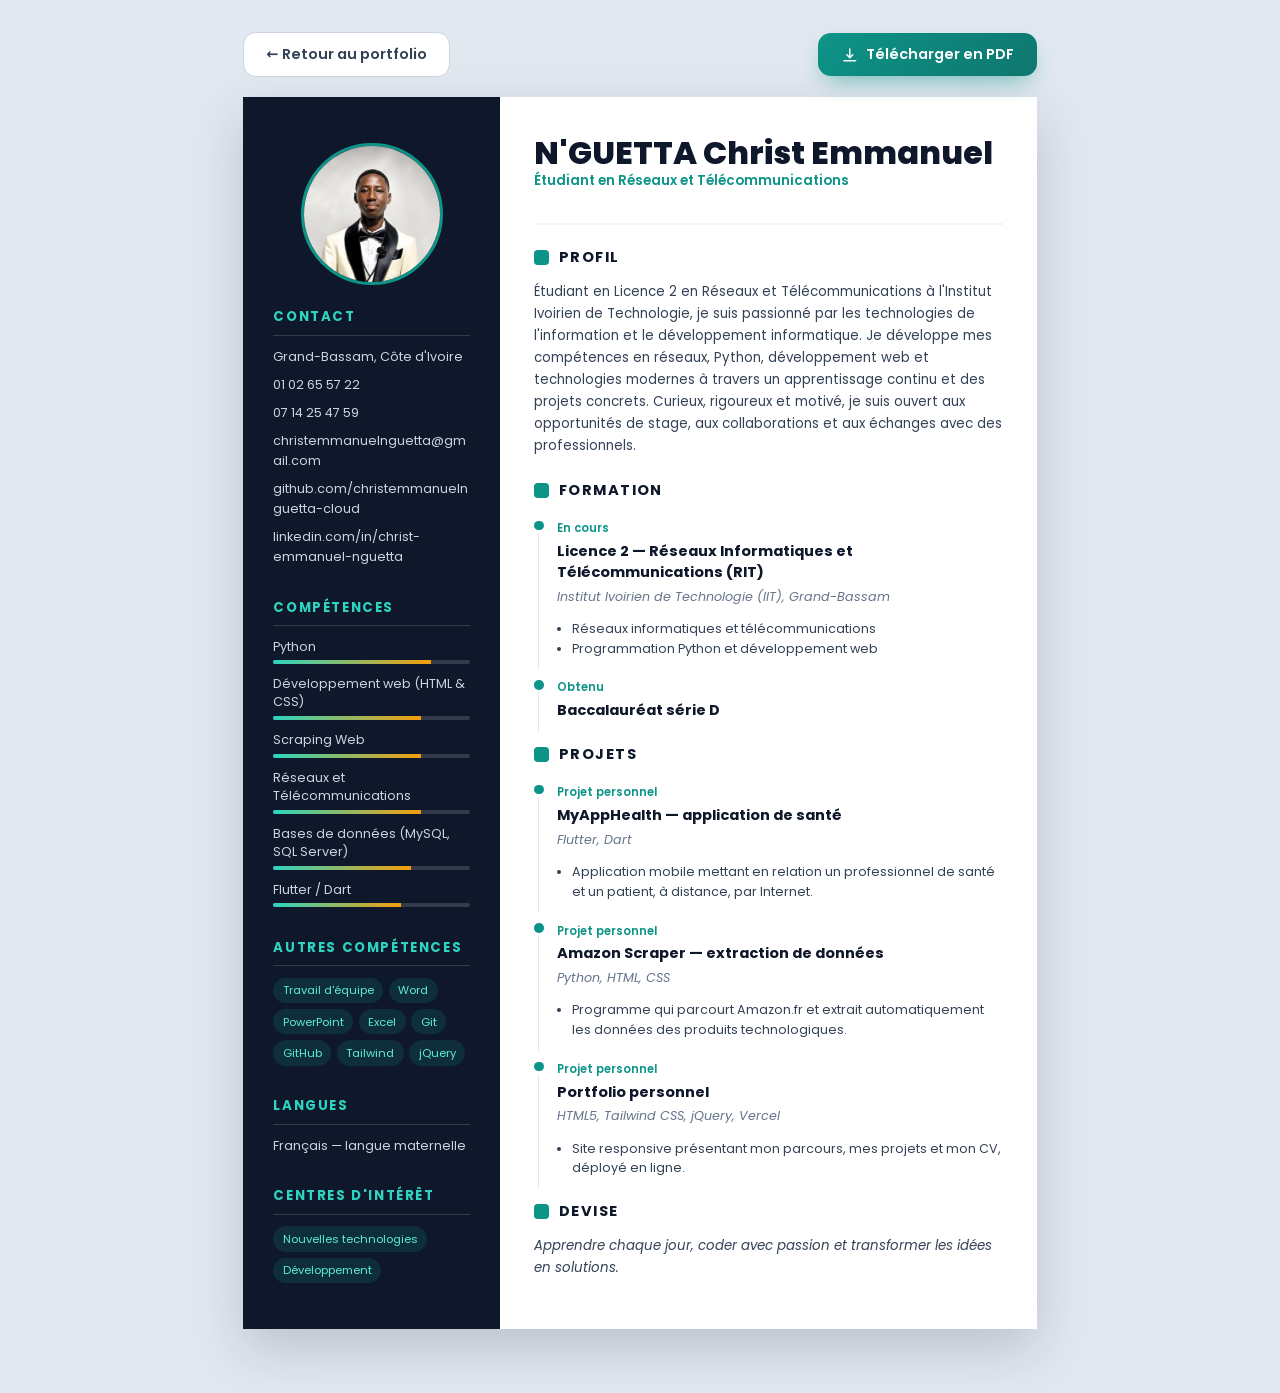
<file: cv.html>
<!DOCTYPE html>
<html lang="fr">
<head>
  <meta charset="UTF-8">
  <meta name="viewport" content="width=device-width, initial-scale=1.0">
  <meta name="description" content="Curriculum vitae de N'GUETTA Christ Emmanuel, étudiant en Réseaux et Télécommunications à l'Institut Ivoirien de Technologie.">
  <meta name="theme-color" content="#0f172a">
  <title>CV | N'GUETTA Christ Emmanuel</title>
  <link rel="icon" type="image/svg+xml" href="assets/images/favicon.svg">

  <link rel="preconnect" href="https://fonts.googleapis.com">
  <link rel="preconnect" href="https://fonts.gstatic.com" crossorigin>
  <link href="https://fonts.googleapis.com/css2?family=Poppins:wght@400;500;600;700;800&display=swap" rel="stylesheet">

  <link rel="stylesheet" href="assets/css/cv.css?v=2">
</head>
<body class="page-cv">

  <!-- Icones du site, integrees pour qu'elles s'affichent meme
       quand la page est ouverte directement depuis le disque. -->
  <svg xmlns="http://www.w3.org/2000/svg" style="display:none" aria-hidden="true">
<!-- Chaque icone s'utilise avec <use href="#nom"> -->

  <symbol id="github" viewBox="0 0 24 24">
    <path fill="currentColor" d="M12 .5a12 12 0 00-3.8 23.4c.6.1.8-.3.8-.6v-2c-3.3.7-4-1.6-4-1.6-.6-1.4-1.4-1.8-1.4-1.8-1.1-.8.1-.7.1-.7 1.2.1 1.8 1.2 1.8 1.2 1.1 1.8 2.8 1.3 3.5 1 .1-.8.4-1.3.8-1.6-2.7-.3-5.5-1.3-5.5-5.9 0-1.3.5-2.4 1.2-3.2-.1-.3-.5-1.5.1-3.2 0 0 1-.3 3.3 1.2a11.5 11.5 0 016 0C17.3 4.7 18.3 5 18.3 5c.7 1.7.2 2.9.1 3.2.8.8 1.2 1.9 1.2 3.2 0 4.6-2.8 5.6-5.5 5.9.4.4.8 1.1.8 2.2v3.3c0 .3.2.7.8.6A12 12 0 0012 .5z"/>
  </symbol>

  <symbol id="linkedin" viewBox="0 0 24 24">
    <path fill="currentColor" d="M20.4 20.5h-3.6v-5.6c0-1.3 0-3-1.8-3s-2.1 1.4-2.1 2.9v5.7H9.3V9h3.4v1.6c.5-.9 1.6-1.8 3.4-1.8 3.6 0 4.3 2.4 4.3 5.5v6.2zM5.3 7.4a2.1 2.1 0 110-4.2 2.1 2.1 0 010 4.2zM7.1 20.5H3.5V9h3.6v11.5zM22.2 0H1.8C.8 0 0 .8 0 1.7v20.6c0 .9.8 1.7 1.8 1.7h20.4c1 0 1.8-.8 1.8-1.7V1.7C24 .8 23.2 0 22.2 0z"/>
  </symbol>

  <symbol id="mail" viewBox="0 0 24 24">
    <path fill="none" stroke="currentColor" stroke-width="2" stroke-linecap="round" stroke-linejoin="round" d="M3 8l9 6 9-6M5 19h14a2 2 0 002-2V7a2 2 0 00-2-2H5a2 2 0 00-2 2v10a2 2 0 002 2z"/>
  </symbol>

  <symbol id="lune" viewBox="0 0 24 24">
    <path fill="none" stroke="currentColor" stroke-width="2" stroke-linecap="round" stroke-linejoin="round" d="M21 12.79A9 9 0 1111.21 3 7 7 0 0021 12.79z"/>
  </symbol>

  <symbol id="soleil" viewBox="0 0 24 24">
    <g fill="none" stroke="currentColor" stroke-width="2" stroke-linecap="round">
      <circle cx="12" cy="12" r="5"/>
      <path d="M12 1v2M12 21v2M4.2 4.2l1.4 1.4M18.4 18.4l1.4 1.4M1 12h2M21 12h2M4.2 19.8l1.4-1.4M18.4 5.6l1.4-1.4"/>
    </g>
  </symbol>

  <symbol id="fleche-bas" viewBox="0 0 24 24">
    <path fill="none" stroke="currentColor" stroke-width="2" stroke-linecap="round" stroke-linejoin="round" d="M19 9l-7 7-7-7"/>
  </symbol>

  <symbol id="fleche-haut" viewBox="0 0 24 24">
    <path fill="none" stroke="currentColor" stroke-width="2" stroke-linecap="round" stroke-linejoin="round" d="M5 15l7-7 7 7"/>
  </symbol>

  <symbol id="telecharger" viewBox="0 0 24 24">
    <path fill="none" stroke="currentColor" stroke-width="2" stroke-linecap="round" stroke-linejoin="round" d="M12 4v12m0 0l-4-4m4 4l4-4M4 20h16"/>
  </symbol>

  <symbol id="formation" viewBox="0 0 24 24">
    <g fill="none" stroke="currentColor" stroke-width="2" stroke-linecap="round" stroke-linejoin="round">
      <path d="M12 14l9-5-9-5-9 5 9 5z"/>
      <path d="M12 14v7M5 11.5V16c0 1 3 3 7 3s7-2 7-3v-4.5"/>
    </g>
  </symbol>

  <symbol id="experience" viewBox="0 0 24 24">
    <g fill="none" stroke="currentColor" stroke-width="2" stroke-linecap="round" stroke-linejoin="round">
      <rect x="3" y="7" width="18" height="13" rx="2"/>
      <path d="M8 7V5a2 2 0 012-2h4a2 2 0 012 2v2"/>
    </g>
  </symbol>

  <symbol id="telephone" viewBox="0 0 24 24">
    <path fill="none" stroke="currentColor" stroke-width="2" stroke-linecap="round" stroke-linejoin="round" d="M22 16.9v3a2 2 0 01-2.2 2 19.8 19.8 0 01-8.6-3.1 19.5 19.5 0 01-6-6A19.8 19.8 0 012.1 4.2 2 2 0 014.1 2h3a2 2 0 012 1.7c.1 1 .4 1.9.7 2.8a2 2 0 01-.5 2.1L8.1 9.9a16 16 0 006 6l1.3-1.2a2 2 0 012.1-.5c.9.3 1.8.6 2.8.7a2 2 0 011.7 2z"/>
  </symbol>
  </svg>


  <!-- Barre d'outils : elle n'apparaît pas sur le PDF -->
  <div class="cv-outils ne-pas-imprimer">
    <a href="index.html" class="btn-retour">← Retour au portfolio</a>
    <a href="assets/docs/cv.pdf" download="CV-NGUETTA-Christ-Emmanuel.pdf" class="btn-principal">
      <svg class="icone" aria-hidden="true"><use href="#telecharger"/></svg>
      Télécharger en PDF
    </a>
  </div>

  <!-- ================= LE CV ================= -->
  <main class="feuille">

    <!-- ---------- Colonne de gauche ---------- -->
    <aside class="cv-cote">
      <img src="assets/images/photo-cv.jpg" alt="Portrait de N'GUETTA Christ Emmanuel" class="cv-photo" width="136" height="136">

      <h2>Contact</h2>
      <ul>
        <li>Grand-Bassam, Côte d'Ivoire</li>
        <li><a href="tel:+2250102655722">01 02 65 57 22</a></li>
        <li><a href="tel:+2250714254759">07 14 25 47 59</a></li>
        <li><a href="mailto:christemmanuelnguetta@gmail.com">christemmanuelnguetta@gmail.com</a></li>
        <li><a href="https://github.com/christemmanuelnguetta-cloud">github.com/christemmanuelnguetta-cloud</a></li>
        <li><a href="https://www.linkedin.com/in/christ-emmanuel-nguetta">linkedin.com/in/christ-emmanuel-nguetta</a></li>
      </ul>

      <h2>Compétences</h2>
      <div class="cv-niveau"><span>Python</span><div><i style="width:80%"></i></div></div>
      <div class="cv-niveau"><span>Développement web (HTML &amp; CSS)</span><div><i style="width:75%"></i></div></div>
      <div class="cv-niveau"><span>Scraping Web</span><div><i style="width:75%"></i></div></div>
      <div class="cv-niveau"><span>Réseaux et Télécommunications</span><div><i style="width:75%"></i></div></div>
      <div class="cv-niveau"><span>Bases de données (MySQL, SQL Server)</span><div><i style="width:70%"></i></div></div>
      <div class="cv-niveau"><span>Flutter / Dart</span><div><i style="width:65%"></i></div></div>

      <h2>Autres compétences</h2>
      <ul class="cv-puces">
        <li>Travail d'équipe</li><li>Word</li><li>PowerPoint</li><li>Excel</li>
        <li>Git</li><li>GitHub</li><li>Tailwind</li><li>jQuery</li>
      </ul>

      <h2>Langues</h2>
      <ul>
        <li>Français — langue maternelle</li>
      </ul>

      <h2>Centres d'intérêt</h2>
      <ul class="cv-puces">
        <li>Nouvelles technologies</li><li>Développement</li>
      </ul>
    </aside>

    <!-- ---------- Colonne de droite ---------- -->
    <div class="cv-principal">
      <header class="cv-entete">
        <h1>N'GUETTA Christ Emmanuel</h1>
        <p>Étudiant en Réseaux et Télécommunications</p>
      </header>

      <h2>Profil</h2>
      <p>
        Étudiant en Licence 2 en Réseaux et Télécommunications à l'Institut Ivoirien de
        Technologie, je suis passionné par les technologies de l'information et le
        développement informatique. Je développe mes compétences en réseaux, Python,
        développement web et technologies modernes à travers un apprentissage continu et
        des projets concrets. Curieux, rigoureux et motivé, je suis ouvert aux
        opportunités de stage, aux collaborations et aux échanges avec des professionnels.
      </p>

      <h2>Formation</h2>
      <div class="cv-bloc">
        <span class="cv-date">En cours</span>
        <h3>Licence 2 — Réseaux Informatiques et Télécommunications (RIT)</h3>
        <p class="cv-lieu">Institut Ivoirien de Technologie (IIT), Grand-Bassam</p>
        <ul>
          <li>Réseaux informatiques et télécommunications</li>
          <li>Programmation Python et développement web</li>
        </ul>
      </div>
      <div class="cv-bloc">
        <span class="cv-date">Obtenu</span>
        <h3>Baccalauréat série D</h3>
        <!-- Ajoute ici ton lycee : <p class="cv-lieu">Nom du lycee, Ville</p> -->
      </div>

      <h2>Projets</h2>
      <div class="cv-bloc">
        <span class="cv-date">Projet personnel</span>
        <h3>MyAppHealth — application de santé</h3>
        <p class="cv-lieu">Flutter, Dart</p>
        <ul>
          <li>Application mobile mettant en relation un professionnel de santé et un
              patient, à distance, par Internet.</li>
        </ul>
      </div>
      <div class="cv-bloc">
        <span class="cv-date">Projet personnel</span>
        <h3>Amazon Scraper — extraction de données</h3>
        <p class="cv-lieu">Python, HTML, CSS</p>
        <ul>
          <li>Programme qui parcourt Amazon.fr et extrait automatiquement les données
              des produits technologiques.</li>
        </ul>
      </div>
      <div class="cv-bloc">
        <span class="cv-date">Projet personnel</span>
        <h3>Portfolio personnel</h3>
        <p class="cv-lieu">HTML5, Tailwind CSS, jQuery, Vercel</p>
        <ul>
          <li>Site responsive présentant mon parcours, mes projets et mon CV,
              déployé en ligne.</li>
        </ul>
      </div>

      <h2>Devise</h2>
      <p><em>Apprendre chaque jour, coder avec passion et transformer les idées en solutions.</em></p>
    </div>
  </main>

</body>
</html>
</file>
<file: assets/css/cv.css>
/* =========================================================
   cv.css : mise en page du CV (cv.html)
   Pensée pour l'écran ET pour l'impression / export PDF.
   Format visé : une page A4 (210 x 297 mm).
   ========================================================= */

body.page-cv {
  background: #e2e8f0;
  margin: 0;
  padding: 2rem 1rem 4rem;
  font-family: "Poppins", system-ui, sans-serif;
  color: #334155;
}

/* ---------- Barre d'outils (masquée à l'impression) ---------- */
.cv-outils {
  max-width: 210mm;
  margin: 0 auto 1.25rem;
  display: flex;
  flex-wrap: wrap;
  gap: .75rem;
  justify-content: space-between;
  align-items: center;
}
.cv-outils .btn-principal,
.cv-outils .btn-retour {
  display: inline-flex;
  align-items: center;
  gap: .5rem;
  padding: .7rem 1.4rem;
  border-radius: .8rem;
  font-weight: 600;
  font-size: .9rem;
  border: 0;
  cursor: pointer;
  text-decoration: none;
}
.cv-outils .btn-retour {
  background: #fff;
  color: #334155;
  border: 1px solid #cbd5e1;
}
.cv-outils .btn-retour:hover { background: #f1f5f9; }


/* Taille des icones SVG du bouton */
.icone { width: 1.1rem; height: 1.1rem; }

/* Bouton principal de la page CV */
.cv-outils .btn-principal {
  background: linear-gradient(135deg, #0d9488, #0f766e);
  color: #fff;
  box-shadow: 0 10px 25px -8px rgba(13, 148, 136, .6);
  transition: transform .2s, box-shadow .2s;
}
.cv-outils .btn-principal:hover {
  transform: translateY(-2px);
  box-shadow: 0 14px 30px -8px rgba(13, 148, 136, .85);
}
.btn-retour { text-decoration: none; transition: background-color .2s; }

/* ---------- La feuille ---------- */
.feuille {
  width: 210mm;
  min-height: 297mm;
  max-width: 100%;
  margin: 0 auto;
  background: #fff;
  box-shadow: 0 20px 50px rgba(15, 23, 42, .18);
  display: grid;
  grid-template-columns: 68mm 1fr;
  overflow: hidden;
}

/* ---------- Colonne de gauche ---------- */
.cv-cote {
  background: #0f172a;
  color: #cbd5e1;
  padding: 12mm 8mm;
}

.cv-photo {
  width: 36mm;
  height: 36mm;
  border-radius: 50%;
  object-fit: cover;
  border: 3px solid #0d9488;
  display: block;
  margin: 0 auto 6mm;
}

.cv-cote h2 {
  font-size: 10pt;
  text-transform: uppercase;
  letter-spacing: .12em;
  color: #2dd4bf;
  margin: 8mm 0 3mm;
  padding-bottom: 2mm;
  border-bottom: 1px solid rgba(255, 255, 255, .15);
}
.cv-cote h2:first-of-type { margin-top: 0; }

.cv-cote ul { list-style: none; margin: 0; padding: 0; }
.cv-cote li { font-size: 9.5pt; line-height: 1.6; margin-bottom: 2mm; word-break: break-word; }
.cv-cote a { color: #cbd5e1; text-decoration: none; }
.cv-cote a:hover { color: #fff; text-decoration: underline; }

/* Barres de niveau (statiques, pour l'impression) */
.cv-niveau { margin-bottom: 3mm; }
.cv-niveau span { display: block; font-size: 9.5pt; margin-bottom: 1.2mm; }
.cv-niveau div { height: 4px; background: rgba(255, 255, 255, .15); border-radius: 4px; overflow: hidden; }
.cv-niveau i { display: block; height: 100%; background: linear-gradient(90deg, #2dd4bf, #f59e0b); }

.cv-puces { display: flex; flex-wrap: wrap; gap: 1.5mm; }
.cv-puces li {
  font-size: 8.5pt;
  padding: 1mm 2.5mm;
  border-radius: 999px;
  background: rgba(13, 148, 136, .18);
  color: #5eead4;
  margin: 0;
}

/* ---------- Colonne de droite ---------- */
.cv-principal { padding: 10mm 9mm; }

.cv-entete { border-bottom: 2px solid #f1f5f9; padding-bottom: 5mm; margin-bottom: 6mm; }
.cv-entete h1 {
  margin: 0;
  font-size: 24pt;
  font-weight: 800;
  color: #0f172a;
  line-height: 1.1;
}
.cv-entete p {
  margin: 2mm 0 0;
  font-size: 12pt;
  font-weight: 600;
  color: #0d9488;
}

.cv-principal h2 {
  display: flex;
  align-items: center;
  gap: 2.5mm;
  font-size: 11pt;
  text-transform: uppercase;
  letter-spacing: .1em;
  color: #0f172a;
  margin: 6mm 0 3.5mm;
}
.cv-principal h2::before {
  content: "";
  width: 4mm;
  height: 4mm;
  border-radius: 1mm;
  background: #0d9488;
  flex-shrink: 0;
}
.cv-principal h2:first-of-type { margin-top: 0; }

.cv-principal p { font-size: 10pt; line-height: 1.65; margin: 0 0 3mm; }

/* Blocs formation / expérience */
.cv-bloc { position: relative; padding-left: 6mm; margin-bottom: 4mm; }
.cv-bloc::before {
  content: "";
  position: absolute;
  left: 0;
  top: 1.8mm;
  width: 2.5mm;
  height: 2.5mm;
  border-radius: 50%;
  background: #0d9488;
}
.cv-bloc::after {
  content: "";
  position: absolute;
  left: 1.1mm;
  top: 5mm;
  bottom: -3mm;
  width: 1px;
  background: #e2e8f0;
}
.cv-bloc:last-child::after { display: none; }

.cv-bloc .cv-date { font-size: 8.5pt; font-weight: 600; color: #0d9488; }
.cv-bloc h3 { margin: .5mm 0 1mm; font-size: 11pt; font-weight: 700; color: #0f172a; }
.cv-bloc .cv-lieu { font-size: 9.5pt; font-style: italic; color: #64748b; }
.cv-bloc ul { margin: 1.5mm 0 0; padding-left: 4mm; }
.cv-bloc li { font-size: 9.5pt; line-height: 1.55; }

.cv-projets { display: grid; grid-template-columns: 1fr 1fr; gap: 3mm; }
.cv-projet { border: 1px solid #e2e8f0; border-radius: 2mm; padding: 3mm; }
.cv-projet h3 { margin: 0 0 1mm; font-size: 10pt; color: #0f172a; }
.cv-projet p { font-size: 8.5pt; line-height: 1.5; margin: 0 0 1.5mm; }
.cv-projet small { font-size: 8pt; color: #0d9488; font-weight: 600; }

/* ---------- Téléphone : une seule colonne ---------- */
@media (max-width: 760px) {
  body.page-cv { padding: 1rem .75rem 3rem; }
  .feuille { width: 100%; min-height: 0; grid-template-columns: 1fr; }
  .cv-cote { padding: 8mm 6mm; }
  .cv-principal { padding: 8mm 6mm; }
  .cv-projets { grid-template-columns: 1fr; }
  .cv-entete h1 { font-size: 20pt; }
}

/* ---------- Impression et export PDF ---------- */
@page { size: A4; margin: 0; }

@media print {
  body.page-cv { background: #fff; padding: 0; }
  .cv-outils, .ne-pas-imprimer { display: none !important; }
  .feuille {
    width: 100%;
    min-height: 0;
    margin: 0;
    box-shadow: none;
    grid-template-columns: 68mm 1fr;
  }
  /* Garde les couleurs de fond à l'impression */
  .cv-cote, .cv-puces li, .cv-niveau i, .cv-bloc::before, .cv-principal h2::before {
    -webkit-print-color-adjust: exact;
    print-color-adjust: exact;
  }
  .cv-bloc, .cv-projet { break-inside: avoid; }
  a { text-decoration: none; color: inherit; }

  /* Version compacte : tout le CV tient sur une seule page A4 */
  .feuille { height: 296mm; overflow: visible; }
  .cv-cote { padding: 9mm 7mm; }
  .cv-photo { width: 32mm; height: 32mm; margin-bottom: 4mm; }
  .cv-cote h2 { margin: 5mm 0 2mm; padding-bottom: 1.5mm; font-size: 9.5pt; }
  .cv-cote li { font-size: 9pt; line-height: 1.45; margin-bottom: 1.5mm; }
  .cv-niveau { margin-bottom: 2.2mm; }
  .cv-niveau span { font-size: 9pt; margin-bottom: .8mm; }
  .cv-puces li { font-size: 8pt; padding: .7mm 2.2mm; margin: 0; }
  .cv-principal { padding: 8mm 8mm; }
  .cv-entete { padding-bottom: 3.5mm; margin-bottom: 4mm; }
  .cv-entete h1 { font-size: 22pt; }
  .cv-principal h2 { margin: 4.5mm 0 2.5mm; font-size: 10.5pt; }
  .cv-principal p { font-size: 9.5pt; line-height: 1.5; margin-bottom: 2mm; }
  .cv-bloc { margin-bottom: 3mm; }
  .cv-bloc li { font-size: 9pt; line-height: 1.45; }
}
</file>
